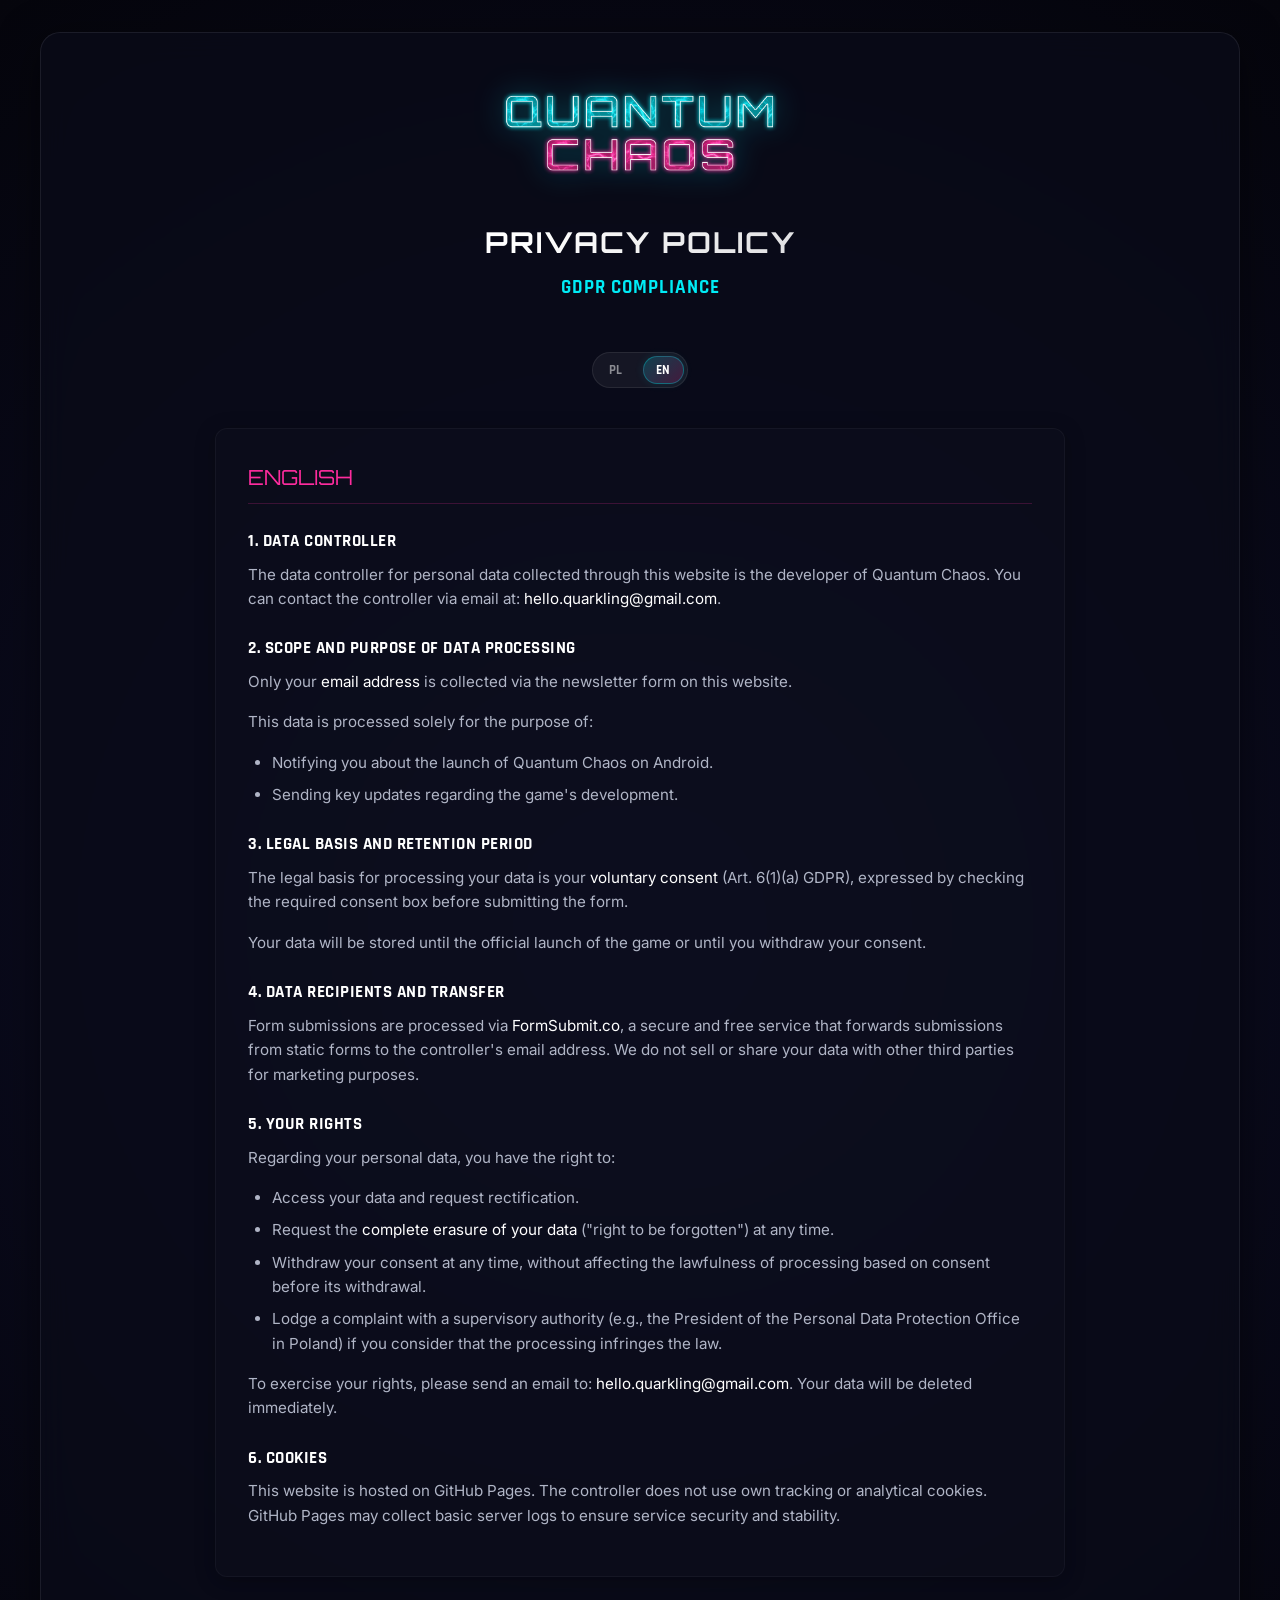
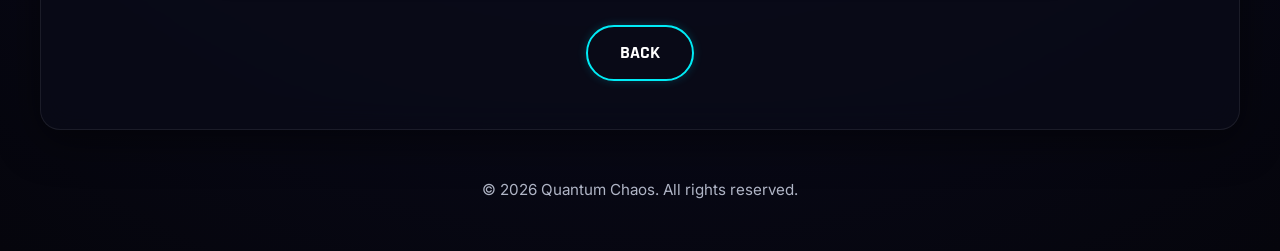
<file: privacy.html>
<!DOCTYPE html>
<html lang="pl">
<head>
    <meta charset="UTF-8">
    <meta name="viewport" content="width=device-width, initial-scale=1.0">
    <title>Polityka Prywatności — Quantum Chaos</title>
    <!-- Google Fonts -->
    <link href="https://fonts.googleapis.com/css2?family=Inter:wght@400;600&family=Orbitron:wght@700;900&family=Rajdhani:wght@700&display=swap" rel="stylesheet">
    <style>
        :root {
            --color-cyan: #00ecf6;
            --color-magenta: #fe2c9e;
            --bg-dark: #0a0b18;
            --bg-darker: #05050c;
            --bg-glass: rgba(10, 11, 24, 0.75);
            --border-glass: rgba(255, 255, 255, 0.08);
            --font-main: 'Inter', sans-serif;
            --font-title: 'Orbitron', sans-serif;
            --font-accent: 'Rajdhani', sans-serif;
        }

        * {
            box-sizing: border-box;
            margin: 0;
            padding: 0;
        }

        body {
            background-color: var(--bg-dark);
            color: #ffffff;
            font-family: var(--font-main);
            line-height: 1.6;
            min-height: 100vh;
            display: flex;
            flex-direction: column;
            justify-content: space-between;
            background: radial-gradient(circle at center, #0e0f2b 0%, var(--bg-darker) 100%);
            padding: 2rem;
        }

        .container {
            max-width: 1200px;
            width: 100%;
            margin: 0 auto;
            background: var(--bg-glass);
            border: 1px solid var(--border-glass);
            border-radius: 20px;
            padding: 3rem;
            backdrop-filter: blur(15px);
            -webkit-backdrop-filter: blur(15px);
            box-shadow: 0 10px 40px rgba(0, 0, 0, 0.5);
        }

        header {
            text-align: center;
            margin-bottom: 3rem;
        }

        .logo-img {
            max-width: 300px;
            height: auto;
            margin-bottom: 1.5rem;
            filter: drop-shadow(0 0 15px rgba(0, 236, 246, 0.3));
        }

        h1 {
            font-family: var(--font-title);
            font-size: 1.8rem;
            text-transform: uppercase;
            letter-spacing: 2px;
            background: linear-gradient(135deg, #ffffff 40%, rgba(255, 255, 255, 0.7));
            -webkit-background-clip: text;
            -webkit-text-fill-color: transparent;
            margin-bottom: 0.5rem;
        }

        .subtitle {
            color: var(--color-cyan);
            font-family: var(--font-accent);
            font-size: 1.2rem;
            font-weight: 700;
            text-transform: uppercase;
            letter-spacing: 1px;
        }

        /* Hide elements of non-active language */
        body.lang-pl .en-col { display: none; }
        body.lang-pl .pl-col { display: block; }
        body.lang-en .pl-col { display: none; }
        body.lang-en .en-col { display: block; }

        .layout-columns {
            display: flex;
            flex-direction: column;
            max-width: 850px;
            margin: 0 auto;
        }

        .column {
            background: rgba(255, 255, 255, 0.01);
            border-radius: 12px;
            padding: 2rem;
            border: 1px solid rgba(255, 255, 255, 0.04);
            box-shadow: 0 4px 20px rgba(0, 0, 0, 0.25);
        }

        /* Language Switcher */
        .lang-switch-container {
            display: flex;
            justify-content: center;
            margin-bottom: 2.5rem;
        }
        .lang-switch {
            display: flex;
            gap: 0.5rem;
            background: rgba(255, 255, 255, 0.05);
            padding: 3px;
            border-radius: 20px;
            border: 1px solid var(--border-glass);
        }
        .lang-btn {
            background: transparent;
            border: none;
            color: rgba(255, 255, 255, 0.5);
            font-family: var(--font-accent);
            font-weight: 700;
            padding: 0.3rem 0.8rem;
            border-radius: 15px;
            cursor: pointer;
            transition: all 0.2s ease;
        }
        .lang-btn.active, .lang-btn:hover {
            color: #fff;
            background: linear-gradient(135deg, rgba(0, 236, 246, 0.2), rgba(254, 44, 158, 0.2));
            border: 1px solid rgba(0, 236, 246, 0.3);
            box-shadow: 0 0 10px rgba(0, 236, 246, 0.1);
        }

        .column-title {
            font-family: var(--font-title);
            font-size: 1.3rem;
            color: var(--color-cyan);
            margin-bottom: 1.5rem;
            border-bottom: 1px solid rgba(0, 236, 246, 0.2);
            padding-bottom: 0.5rem;
            text-transform: uppercase;
        }

        .en-col .column-title {
            color: var(--color-magenta);
            border-bottom-color: rgba(254, 44, 158, 0.2);
        }

        h2 {
            font-size: 1.05rem;
            margin-top: 1.5rem;
            margin-bottom: 0.5rem;
            color: #fff;
            font-family: var(--font-accent);
            text-transform: uppercase;
            letter-spacing: 0.5px;
        }

        p {
            font-size: 0.95rem;
            color: #b0b5c6;
            margin-bottom: 1rem;
        }

        ul {
            margin-left: 1.5rem;
            margin-bottom: 1rem;
            color: #b0b5c6;
            font-size: 0.95rem;
        }

        li {
            margin-bottom: 0.5rem;
        }

        .highlight {
            color: #fff;
        }

        .footer-back {
            text-align: center;
            margin-top: 3rem;
        }

        .btn-back {
            display: inline-block;
            background: transparent;
            color: #fff;
            border: 2px solid var(--color-cyan);
            font-family: var(--font-accent);
            font-size: 1.1rem;
            font-weight: 700;
            text-transform: uppercase;
            padding: 0.75rem 2rem;
            border-radius: 30px;
            text-decoration: none;
            cursor: pointer;
            transition: all 0.3s cubic-bezier(0.25, 0.8, 0.25, 1);
            box-shadow: 0 0 10px rgba(0, 236, 246, 0.2);
        }

        .btn-back:hover {
            transform: translateY(-2px);
            background: rgba(0, 236, 246, 0.1);
            box-shadow: 0 0 25px var(--color-cyan);
            border-color: var(--color-cyan);
        }

        .site-footer {
            text-align: center;
            padding-top: 3rem;
            color: rgba(255, 255, 255, 0.25);
            font-size: 0.85rem;
        }

        @media (max-width: 900px) {
            .layout-columns {
                grid-template-columns: 1fr;
                gap: 2rem;
            }
            .container {
                padding: 1.5rem;
            }
        }
    </style>
</head>
<body>
    <div class="container">
        <header>
            <img src="Assets/QuantumTitle.png" alt="Quantum Chaos Logo" class="logo-img">
            <h1 id="privacy-title">Polityka Prywatności</h1>
            <div class="subtitle" id="privacy-subtitle">Zgodność z RODO</div>
        </header>

        <div class="lang-switch-container">
            <div class="lang-switch">
                <button id="lang-pl" class="lang-btn">PL</button>
                <button id="lang-en" class="lang-btn">EN</button>
            </div>
        </div>

        <main class="layout-columns">
            <!-- Polish version -->
            <div class="column pl-col">
                <div class="column-title">Polski</div>

                <h2>1. Administrator Danych Osobowych</h2>
                <p>Administratorem danych osobowych zbieranych za pośrednictwem strony internetowej jest twórca gry Quantum Chaos. Kontakt z administratorem jest możliwy pod adresem e-mail: <span class="highlight">hello.quarkling@gmail.com</span>.</p>

                <h2>2. Zakres i cel przetwarzania danych</h2>
                <p>Za pośrednictwem formularza newslettera na stronie gromadzony jest wyłącznie Twój <span class="highlight">adres e-mail</span>.</p>
                <p>Dane te są przetwarzane wyłącznie w celu:</p>
                <ul>
                    <li>Powiadomienia Cię o premierze gry Quantum Chaos na system Android.</li>
                    <li>Wysyłania najważniejszych aktualizacji związanych z rozwojem gry.</li>
                </ul>

                <h2>3. Podstawa prawna i okres przechowywania</h2>
                <p>Podstawą prawną przetwarzania danych jest Twoja <span class="highlight">dobrowolna zgoda</span> (art. 6 ust. 1 lit. a RODO), wyrażona poprzez zaznaczenie odpowiedniego checkboxa przed wysłaniem formularza.</p>
                <p>Dane będą przechowywane do momentu oficjalnej premiery gry lub do czasu wycofania przez Ciebie zgody.</p>

                <h2>4. Odbiorcy danych i transfer</h2>
                <p>Dane są przesyłane i obsługiwane za pośrednictwem darmowej i bezpiecznej usługi <span class="highlight">FormSubmit.co</span>, służącej do przekazywania wiadomości z formularzy statycznych na adres e-mail administratora. Dane nie są sprzedawane ani przekazywane innym podmiotom trzecim do celów marketingowych.</p>

                <h2>5. Twoje prawa</h2>
                <p>W związku z przetwarzaniem danych osobowych przysługuje Ci prawo do:</p>
                <ul>
                    <li>Wglądu do swoich danych oraz żądania ich sprostowania.</li>
                    <li>Żądania <span class="highlight">całkowitego usunięcia danych</span> („prawo do bycia zapomnianym”) w dowolnym momencie.</li>
                    <li>Wycofania zgody na przetwarzanie danych bez wpływu na zgodność z prawem przetwarzania przed jej wycofaniem.</li>
                    <li>Wniesienia skargi do organu nadzorczego (np. Prezesa Urzędu Ochrony Danych Osobowych w Polsce), jeśli uznasz, że przetwarzanie narusza przepisy prawa.</li>
                </ul>
                <p>Aby skorzystać ze swoich praw, wyślij wiadomość e-mail na adres: <span class="highlight">hello.quarkling@gmail.com</span>. Twoje dane zostaną niezwłocznie usunięte.</p>

                <h2>6. Pliki Cookies</h2>
                <p>Strona jest hostowana na platformie GitHub Pages. Administrator nie stosuje własnych ciasteczek śledzących ani analitycznych. GitHub Pages może zbierać logi serwera w celu zapewnienia bezpieczeństwa i stabilności usługi.</p>
            </div>

            <!-- English version -->
            <div class="column en-col">
                <div class="column-title">English</div>

                <h2>1. Data Controller</h2>
                <p>The data controller for personal data collected through this website is the developer of Quantum Chaos. You can contact the controller via email at: <span class="highlight">hello.quarkling@gmail.com</span>.</p>

                <h2>2. Scope and Purpose of Data Processing</h2>
                <p>Only your <span class="highlight">email address</span> is collected via the newsletter form on this website.</p>
                <p>This data is processed solely for the purpose of:</p>
                <ul>
                    <li>Notifying you about the launch of Quantum Chaos on Android.</li>
                    <li>Sending key updates regarding the game's development.</li>
                </ul>

                <h2>3. Legal Basis and Retention Period</h2>
                <p>The legal basis for processing your data is your <span class="highlight">voluntary consent</span> (Art. 6(1)(a) GDPR), expressed by checking the required consent box before submitting the form.</p>
                <p>Your data will be stored until the official launch of the game or until you withdraw your consent.</p>

                <h2>4. Data Recipients and Transfer</h2>
                <p>Form submissions are processed via <span class="highlight">FormSubmit.co</span>, a secure and free service that forwards submissions from static forms to the controller's email address. We do not sell or share your data with other third parties for marketing purposes.</p>

                <h2>5. Your Rights</h2>
                <p>Regarding your personal data, you have the right to:</p>
                <ul>
                    <li>Access your data and request rectification.</li>
                    <li>Request the <span class="highlight">complete erasure of your data</span> ("right to be forgotten") at any time.</li>
                    <li>Withdraw your consent at any time, without affecting the lawfulness of processing based on consent before its withdrawal.</li>
                    <li>Lodge a complaint with a supervisory authority (e.g., the President of the Personal Data Protection Office in Poland) if you consider that the processing infringes the law.</li>
                </ul>
                <p>To exercise your rights, please send an email to: <span class="highlight">hello.quarkling@gmail.com</span>. Your data will be deleted immediately.</p>

                <h2>6. Cookies</h2>
                <p>This website is hosted on GitHub Pages. The controller does not use own tracking or analytical cookies. GitHub Pages may collect basic server logs to ensure service security and stability.</p>
            </div>
        </main>

        <div class="footer-back">
            <a href="index.html" class="btn btn-back" id="btn-back">Powrót</a>
        </div>
    </div>

    <footer class="site-footer">
        <p class="pl-col">&copy; 2026 Quantum Chaos. Wszelkie prawa zastrzeżone.</p>
        <p class="en-col">&copy; 2026 Quantum Chaos. All rights reserved.</p>
    </footer>

    <script>
        function updateLanguage(lang) {
            document.body.className = `lang-${lang}`;
            document.querySelectorAll('.lang-btn').forEach(btn => btn.classList.remove('active'));
            const activeBtn = document.getElementById(`lang-${lang}`);
            if (activeBtn) activeBtn.classList.add('active');
            localStorage.setItem('preferredLanguage', lang);
            document.documentElement.lang = lang;

            // Dynamically translate title, header, subtitle, and back button
            if (lang === 'pl') {
                document.title = "Polityka Prywatności — Quantum Chaos";
                document.getElementById('privacy-title').textContent = "Polityka Prywatności";
                document.getElementById('privacy-subtitle').textContent = "Zgodność z RODO";
                document.getElementById('btn-back').textContent = "Powrót";
            } else {
                document.title = "Privacy Policy — Quantum Chaos";
                document.getElementById('privacy-title').textContent = "Privacy Policy";
                document.getElementById('privacy-subtitle').textContent = "GDPR Compliance";
                document.getElementById('btn-back').textContent = "Back";
            }
        }

        // Init language based on localStorage or browser preference
        let currentLang = localStorage.getItem('preferredLanguage');
        if (!currentLang) {
            const browserLang = navigator.language || navigator.userLanguage;
            currentLang = browserLang.startsWith('pl') ? 'pl' : 'en';
        }
        updateLanguage(currentLang);

        // Event listeners
        document.getElementById('lang-pl').addEventListener('click', () => updateLanguage('pl'));
        document.getElementById('lang-en').addEventListener('click', () => updateLanguage('en'));
    </script>
</body>
</html>
</file>
